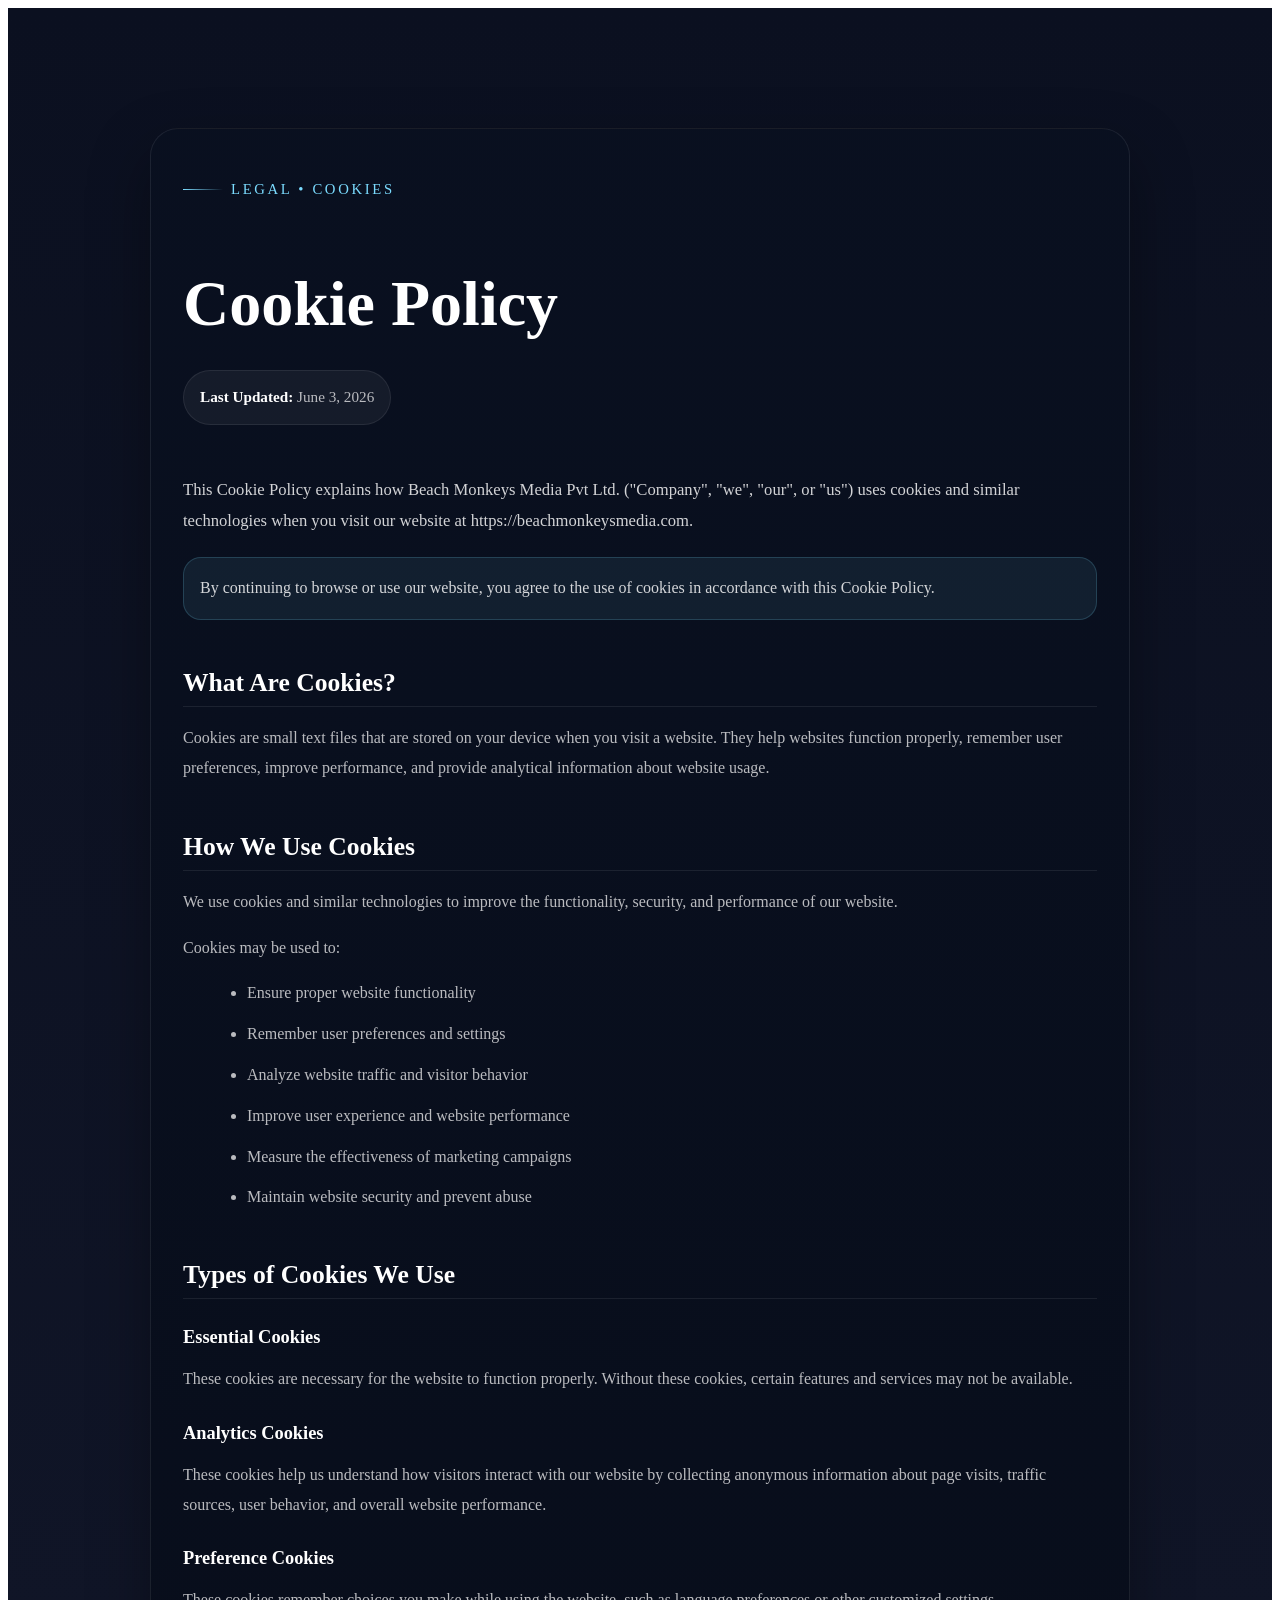
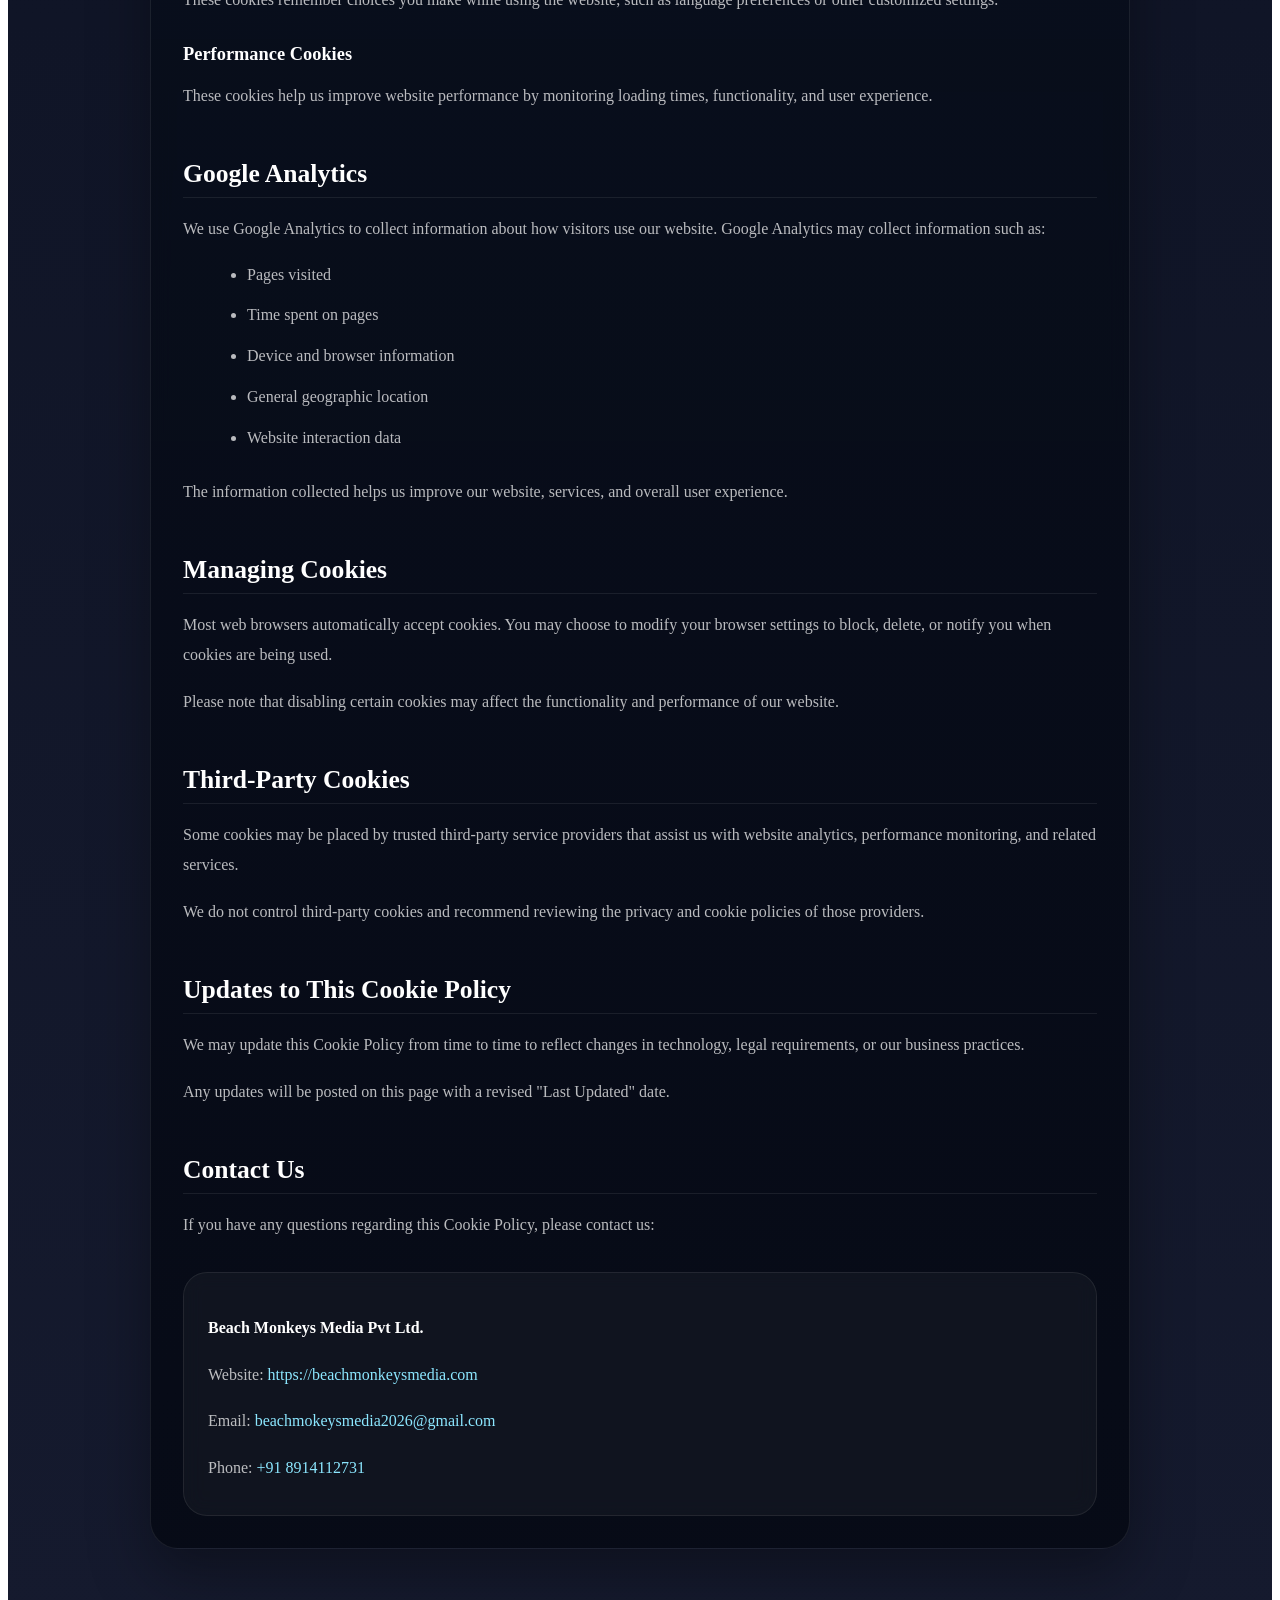
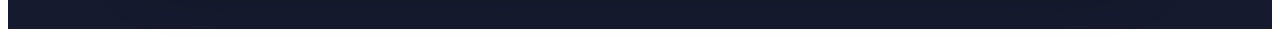
<file: cookie.html>
<!DOCTYPE html>
<html lang="en">
<head>
  <meta charset="UTF-8">
  <meta name="viewport" content="width=device-width, initial-scale=1.0">
  <title>Cookie Policy</title>
  <link rel="stylesheet" href="styleprivacy.css">
</head>
<body>

<div class="legal-page">
  <div class="container">
    <article class="legal-card">
      <p class="eyebrow">Legal • Cookies</p>
      <h1>Cookie Policy</h1>
      <p class="last-updated"><strong>Last Updated:</strong> June 3, 2026</p>

      <p class="intro-note">
      This Cookie Policy explains how Beach Monkeys Media Pvt Ltd.
      ("Company", "we", "our", or "us") uses cookies and similar
      technologies when you visit our website at
      https://beachmonkeysmedia.com.
    </p>

      <p class="policy-highlight">
        By continuing to browse or use our website, you agree to the use
        of cookies in accordance with this Cookie Policy.
      </p>

    <h2>What Are Cookies?</h2>

    <p>
      Cookies are small text files that are stored on your device when
      you visit a website. They help websites function properly,
      remember user preferences, improve performance, and provide
      analytical information about website usage.
    </p>

    <h2>How We Use Cookies</h2>

    <p>
      We use cookies and similar technologies to improve the
      functionality, security, and performance of our website.
    </p>

    <p>Cookies may be used to:</p>

    <ul>
      <li>Ensure proper website functionality</li>
      <li>Remember user preferences and settings</li>
      <li>Analyze website traffic and visitor behavior</li>
      <li>Improve user experience and website performance</li>
      <li>Measure the effectiveness of marketing campaigns</li>
      <li>Maintain website security and prevent abuse</li>
    </ul>

    <h2>Types of Cookies We Use</h2>

    <h3>Essential Cookies</h3>

    <p>
      These cookies are necessary for the website to function properly.
      Without these cookies, certain features and services may not be
      available.
    </p>

    <h3>Analytics Cookies</h3>

    <p>
      These cookies help us understand how visitors interact with our
      website by collecting anonymous information about page visits,
      traffic sources, user behavior, and overall website performance.
    </p>

    <h3>Preference Cookies</h3>

    <p>
      These cookies remember choices you make while using the website,
      such as language preferences or other customized settings.
    </p>

    <h3>Performance Cookies</h3>

    <p>
      These cookies help us improve website performance by monitoring
      loading times, functionality, and user experience.
    </p>

    <h2>Google Analytics</h2>

    <p>
      We use Google Analytics to collect information about how visitors
      use our website. Google Analytics may collect information such as:
    </p>

    <ul>
      <li>Pages visited</li>
      <li>Time spent on pages</li>
      <li>Device and browser information</li>
      <li>General geographic location</li>
      <li>Website interaction data</li>
    </ul>

    <p>
      The information collected helps us improve our website, services,
      and overall user experience.
    </p>

    <h2>Managing Cookies</h2>

    <p>
      Most web browsers automatically accept cookies. You may choose to
      modify your browser settings to block, delete, or notify you when
      cookies are being used.
    </p>

    <p>
      Please note that disabling certain cookies may affect the
      functionality and performance of our website.
    </p>

    <h2>Third-Party Cookies</h2>

    <p>
      Some cookies may be placed by trusted third-party service
      providers that assist us with website analytics, performance
      monitoring, and related services.
    </p>

    <p>
      We do not control third-party cookies and recommend reviewing the
      privacy and cookie policies of those providers.
    </p>

    <h2>Updates to This Cookie Policy</h2>

    <p>
      We may update this Cookie Policy from time to time to reflect
      changes in technology, legal requirements, or our business
      practices.
    </p>

    <p>
      Any updates will be posted on this page with a revised
      "Last Updated" date.
    </p>

    <h2>Contact Us</h2>

    <p>
      If you have any questions regarding this Cookie Policy, please
      contact us:
    </p>

      <div class="contact-card">
        <p><strong>Beach Monkeys Media Pvt Ltd.</strong></p>
        <p>Website: <a href="https://beachmonkeysmedia.com">https://beachmonkeysmedia.com</a></p>
        <p>Email: <a href="mailto:beachmokeysmedia2026@gmail.com">beachmokeysmedia2026@gmail.com</a></p>
        <p>Phone: <a href="tel:+918914112731">+91 8914112731</a></p>
      </div>
    </article>
  </div>
</div>
</body>
</html>
</file>
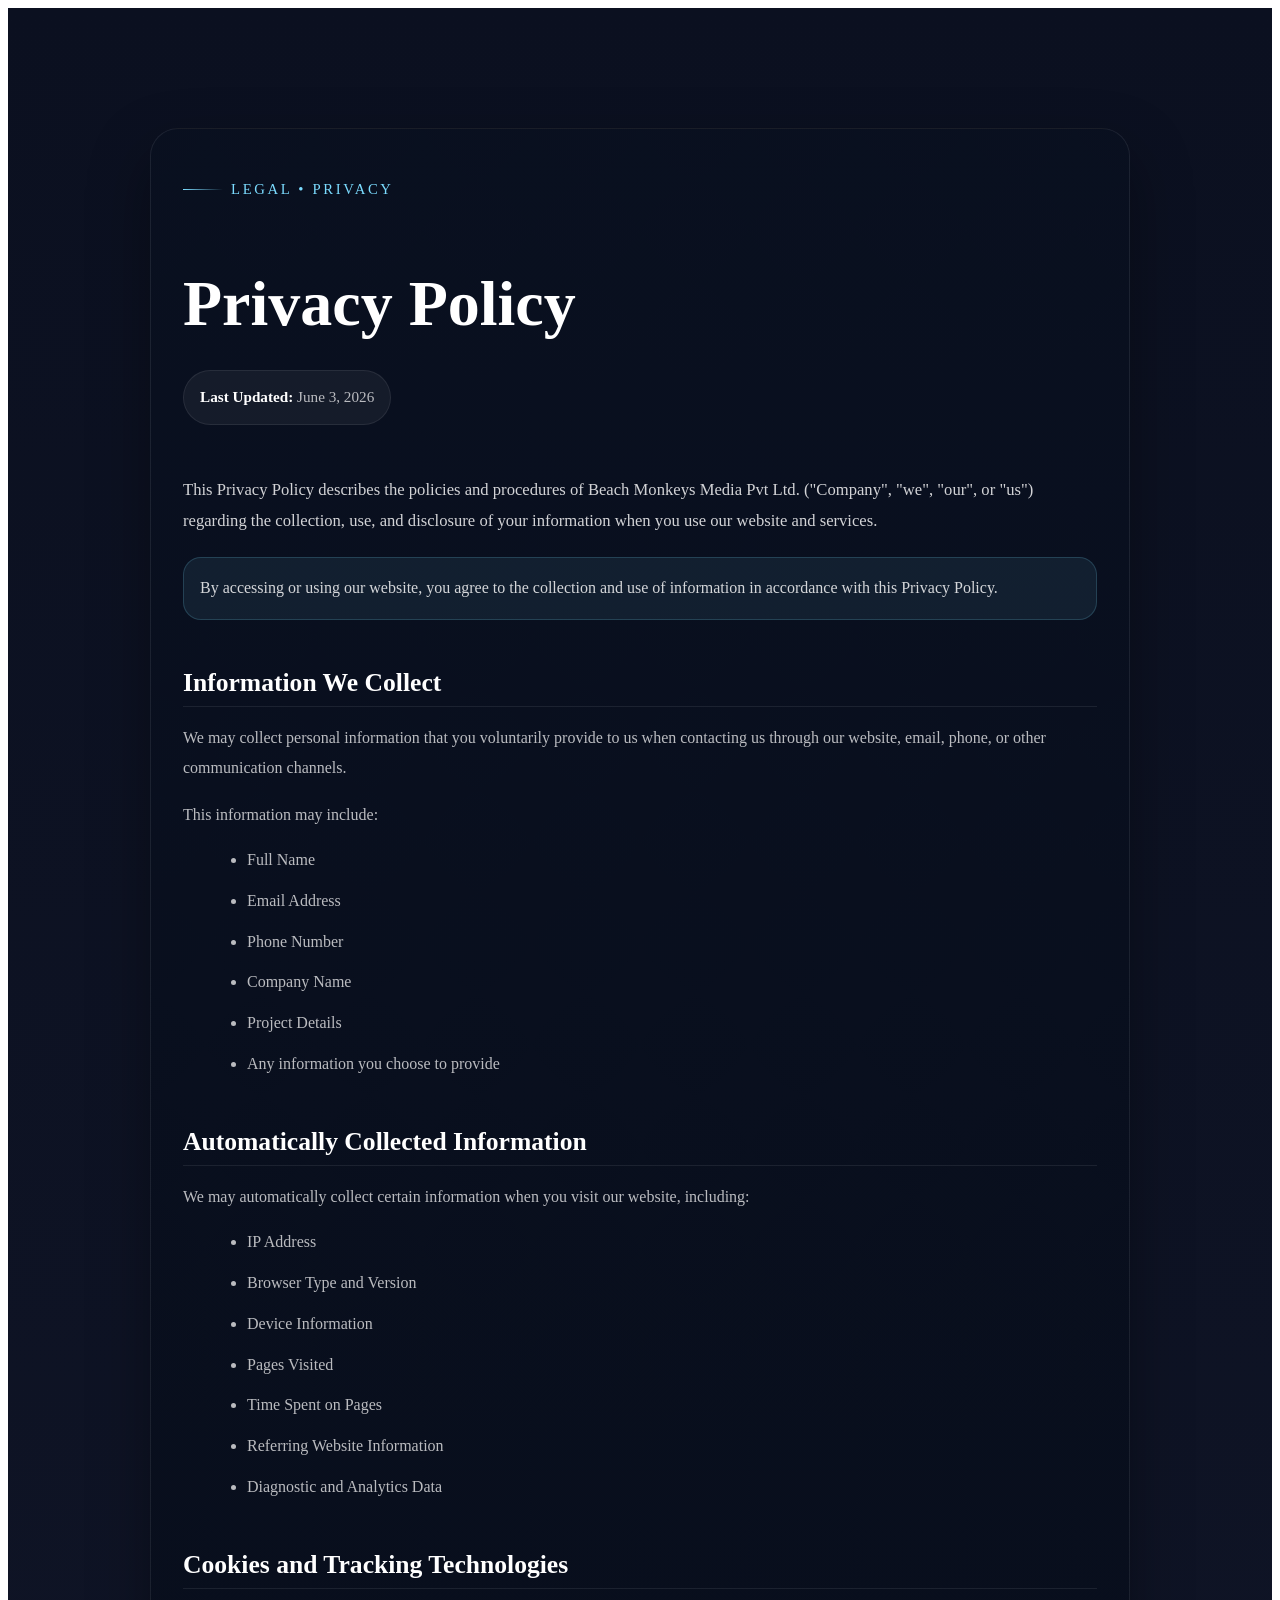
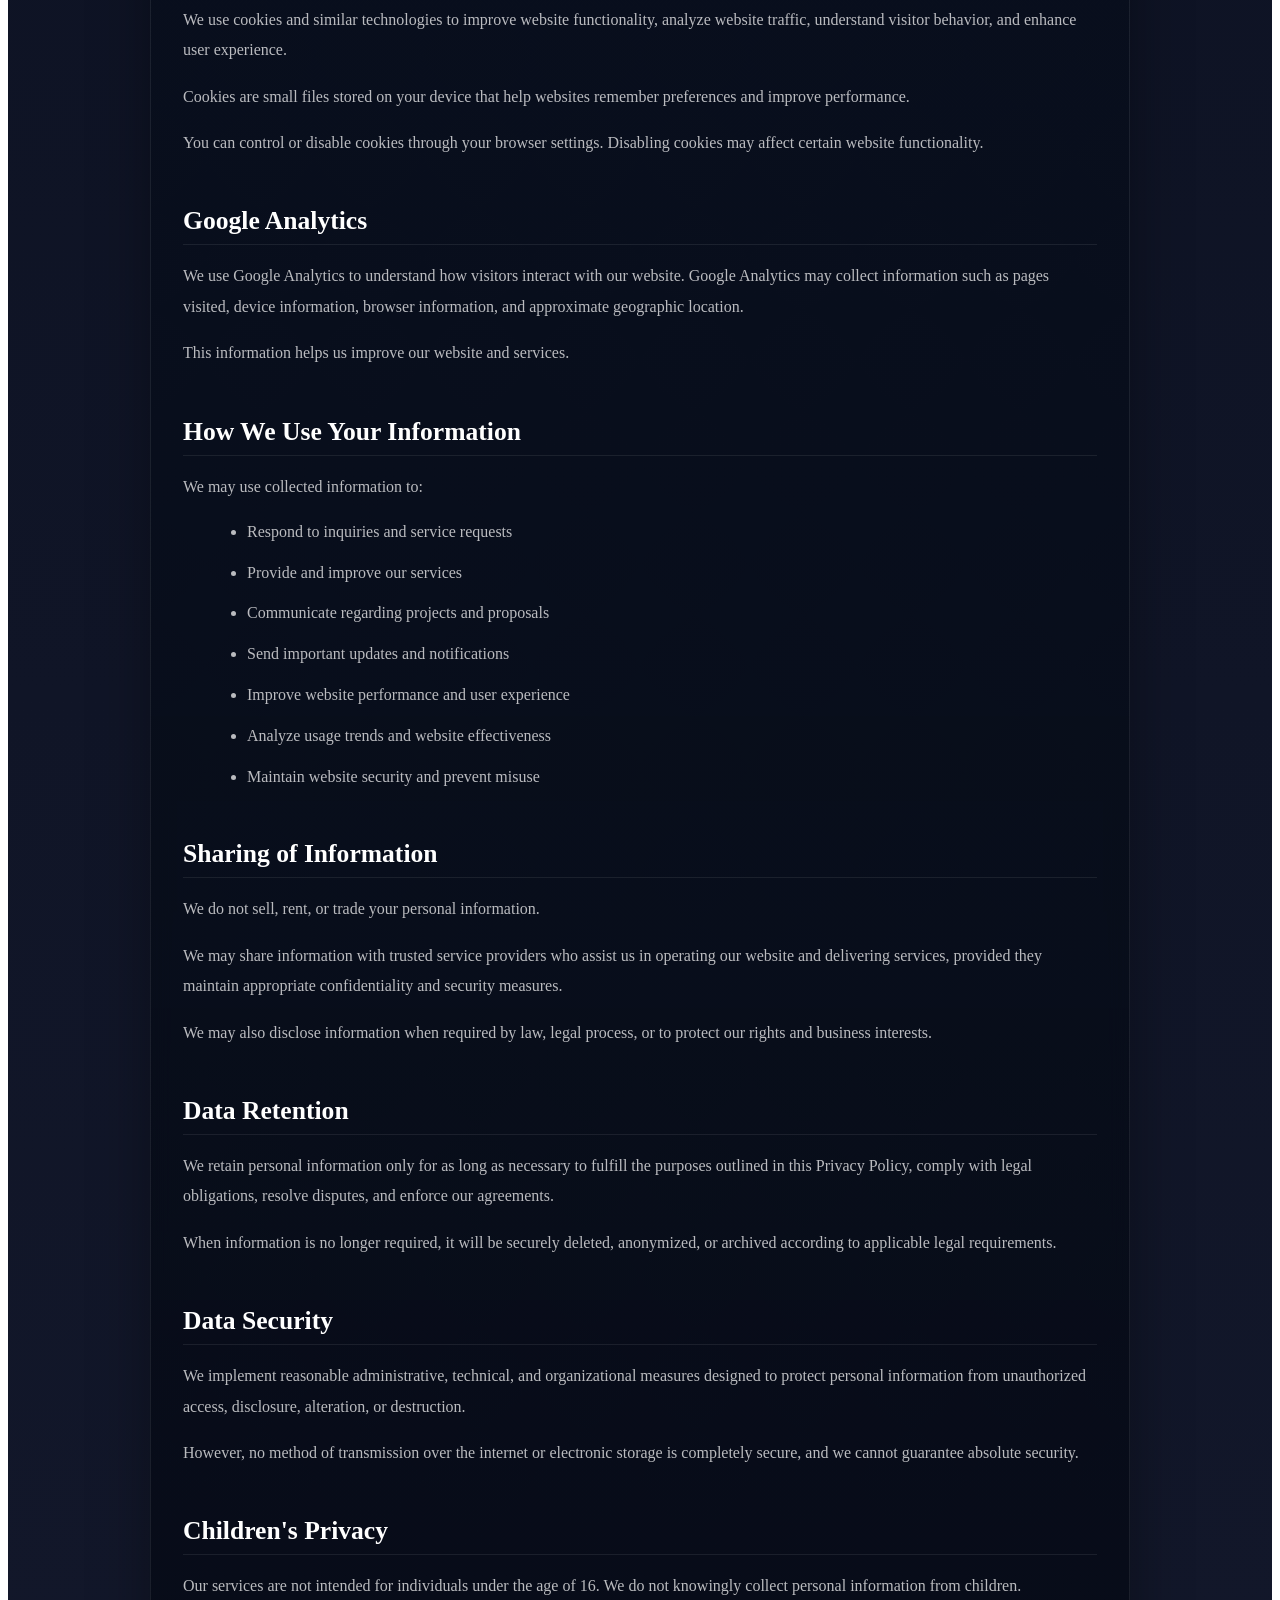
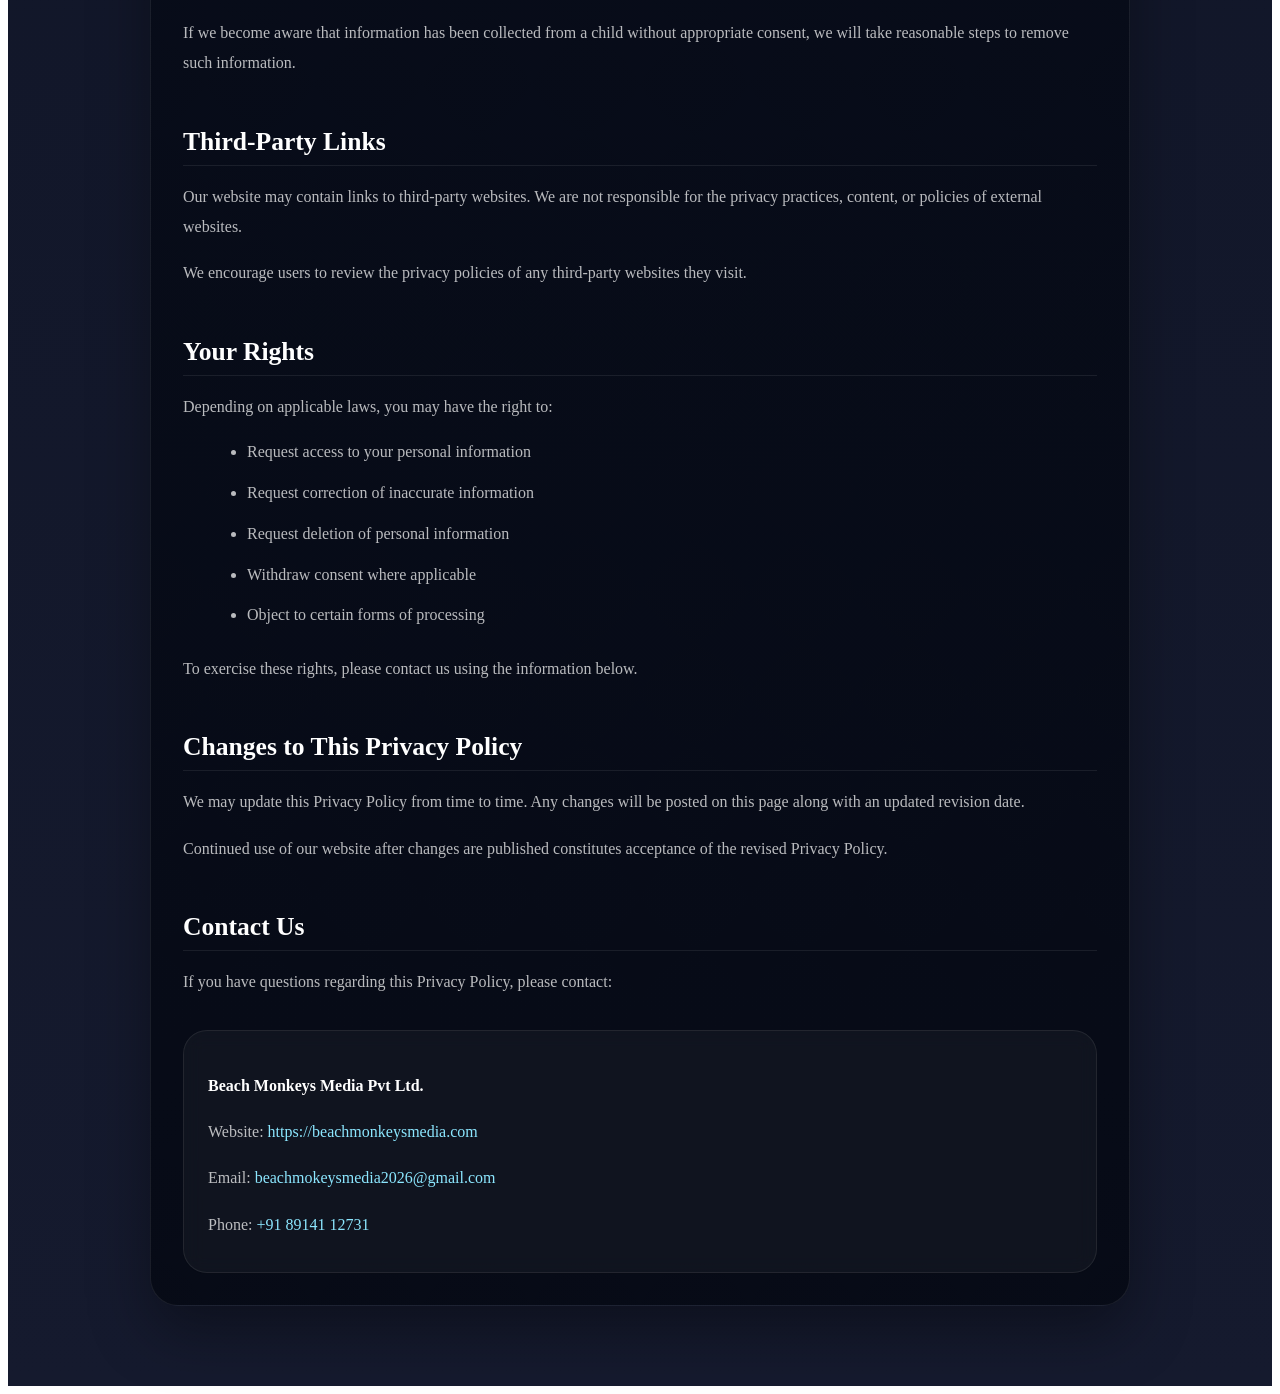
<file: privacy.html>
<!DOCTYPE html>
<html lang="en">
<head>
  <meta charset="UTF-8">
  <meta name="viewport" content="width=device-width, initial-scale=1.0">
  <title> Privacy Policy </title>
  <link rel="stylesheet" href="styleprivacy.css">
</head>
<body>
    <div class="legal-page">
  <div class="container">
    <article class="legal-card">
      <p class="eyebrow">Legal • Privacy</p>
      <h1>Privacy Policy</h1>
      <p class="last-updated"><strong>Last Updated:</strong> June 3, 2026</p>

      <p class="intro-note">
      This Privacy Policy describes the policies and procedures of Beach Monkeys Media Pvt Ltd.
      ("Company", "we", "our", or "us") regarding the collection, use, and disclosure of
      your information when you use our website and services.
    </p>

      <p class="policy-highlight">
        By accessing or using our website, you agree to the collection and use of information
        in accordance with this Privacy Policy.
      </p>

    <h2>Information We Collect</h2>

    <p>
      We may collect personal information that you voluntarily provide to us when contacting
      us through our website, email, phone, or other communication channels.
    </p>

    <p>This information may include:</p>

    <ul>
      <li>Full Name</li>
      <li>Email Address</li>
      <li>Phone Number</li>
      <li>Company Name</li>
      <li>Project Details</li>
      <li>Any information you choose to provide</li>
    </ul>

    <h2>Automatically Collected Information</h2>

    <p>
      We may automatically collect certain information when you visit our website, including:
    </p>

    <ul>
      <li>IP Address</li>
      <li>Browser Type and Version</li>
      <li>Device Information</li>
      <li>Pages Visited</li>
      <li>Time Spent on Pages</li>
      <li>Referring Website Information</li>
      <li>Diagnostic and Analytics Data</li>
    </ul>

    <h2>Cookies and Tracking Technologies</h2>

    <p>
      We use cookies and similar technologies to improve website functionality,
      analyze website traffic, understand visitor behavior, and enhance user experience.
    </p>

    <p>
      Cookies are small files stored on your device that help websites remember
      preferences and improve performance.
    </p>

    <p>
      You can control or disable cookies through your browser settings.
      Disabling cookies may affect certain website functionality.
    </p>

    <h2>Google Analytics</h2>

    <p>
      We use Google Analytics to understand how visitors interact with our website.
      Google Analytics may collect information such as pages visited, device information,
      browser information, and approximate geographic location.
    </p>

    <p>
      This information helps us improve our website and services.
    </p>

    <h2>How We Use Your Information</h2>

    <p>We may use collected information to:</p>

    <ul>
      <li>Respond to inquiries and service requests</li>
      <li>Provide and improve our services</li>
      <li>Communicate regarding projects and proposals</li>
      <li>Send important updates and notifications</li>
      <li>Improve website performance and user experience</li>
      <li>Analyze usage trends and website effectiveness</li>
      <li>Maintain website security and prevent misuse</li>
    </ul>

    <h2>Sharing of Information</h2>

    <p>
      We do not sell, rent, or trade your personal information.
    </p>

    <p>
      We may share information with trusted service providers who assist us in operating
      our website and delivering services, provided they maintain appropriate confidentiality
      and security measures.
    </p>

    <p>
      We may also disclose information when required by law, legal process,
      or to protect our rights and business interests.
    </p>

    <h2>Data Retention</h2>

    <p>
      We retain personal information only for as long as necessary to fulfill the purposes
      outlined in this Privacy Policy, comply with legal obligations, resolve disputes,
      and enforce our agreements.
    </p>

    <p>
      When information is no longer required, it will be securely deleted,
      anonymized, or archived according to applicable legal requirements.
    </p>

    <h2>Data Security</h2>

    <p>
      We implement reasonable administrative, technical, and organizational measures
      designed to protect personal information from unauthorized access, disclosure,
      alteration, or destruction.
    </p>

    <p>
      However, no method of transmission over the internet or electronic storage
      is completely secure, and we cannot guarantee absolute security.
    </p>

    <h2>Children's Privacy</h2>

    <p>
      Our services are not intended for individuals under the age of 16.
      We do not knowingly collect personal information from children.
    </p>

    <p>
      If we become aware that information has been collected from a child without
      appropriate consent, we will take reasonable steps to remove such information.
    </p>

    <h2>Third-Party Links</h2>

    <p>
      Our website may contain links to third-party websites.
      We are not responsible for the privacy practices, content, or policies
      of external websites.
    </p>

    <p>
      We encourage users to review the privacy policies of any third-party websites
      they visit.
    </p>

    <h2>Your Rights</h2>

    <p>
      Depending on applicable laws, you may have the right to:
    </p>

    <ul>
      <li>Request access to your personal information</li>
      <li>Request correction of inaccurate information</li>
      <li>Request deletion of personal information</li>
      <li>Withdraw consent where applicable</li>
      <li>Object to certain forms of processing</li>
    </ul>

    <p>
      To exercise these rights, please contact us using the information below.
    </p>

    <h2>Changes to This Privacy Policy</h2>

    <p>
      We may update this Privacy Policy from time to time.
      Any changes will be posted on this page along with an updated revision date.
    </p>

    <p>
      Continued use of our website after changes are published constitutes acceptance
      of the revised Privacy Policy.
    </p>

    <h2>Contact Us</h2>

    <p>
      If you have questions regarding this Privacy Policy, please contact:
    </p>

      <div class="contact-card">
        <p><strong>Beach Monkeys Media Pvt Ltd.</strong></p>
        <p>Website: <a href="https://beachmonkeysmedia.com">https://beachmonkeysmedia.com</a></p>
        <p>Email: <a href="mailto:beachmokeysmedia2026@gmail.com">beachmokeysmedia2026@gmail.com</a></p>
        <p>Phone: <a href="tel:+918914112731">+91 89141 12731</a></p>
      </div>
    </article>
  </div>
</div>
</body>
</html>
</file>
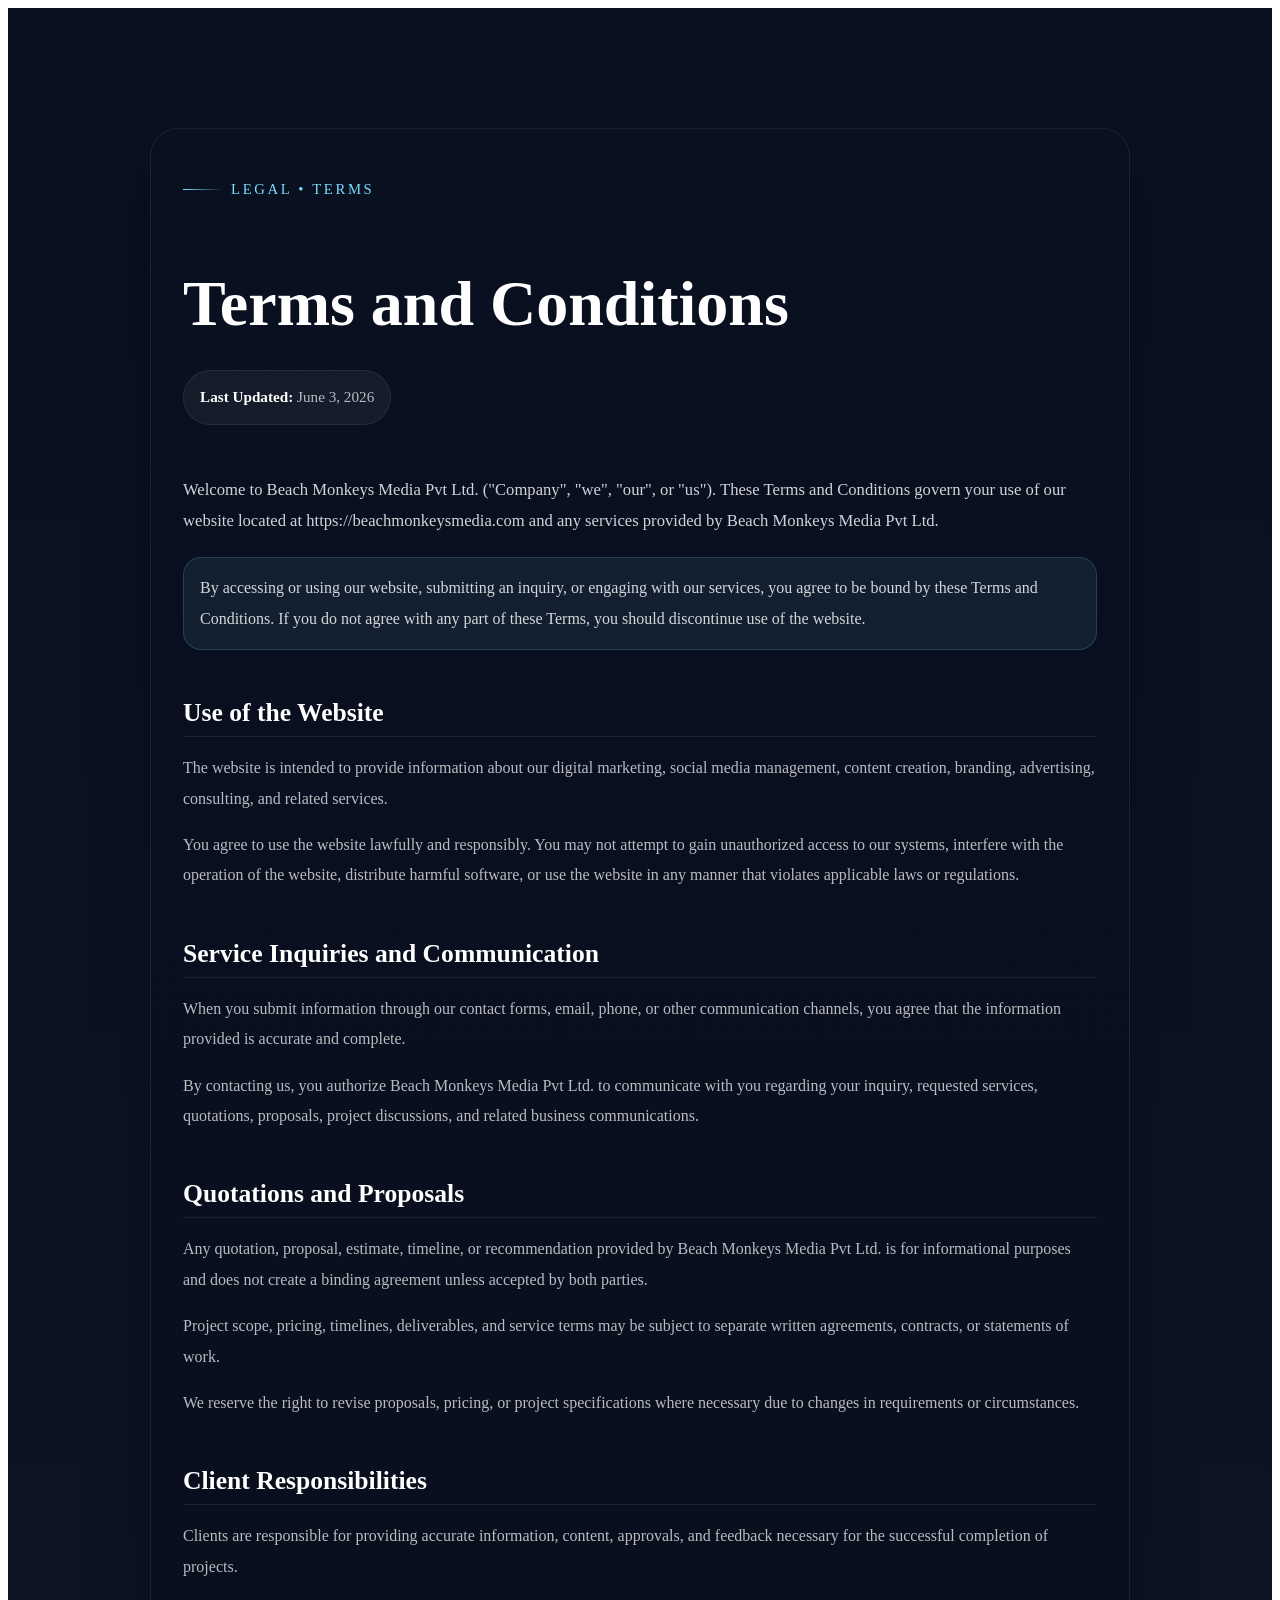
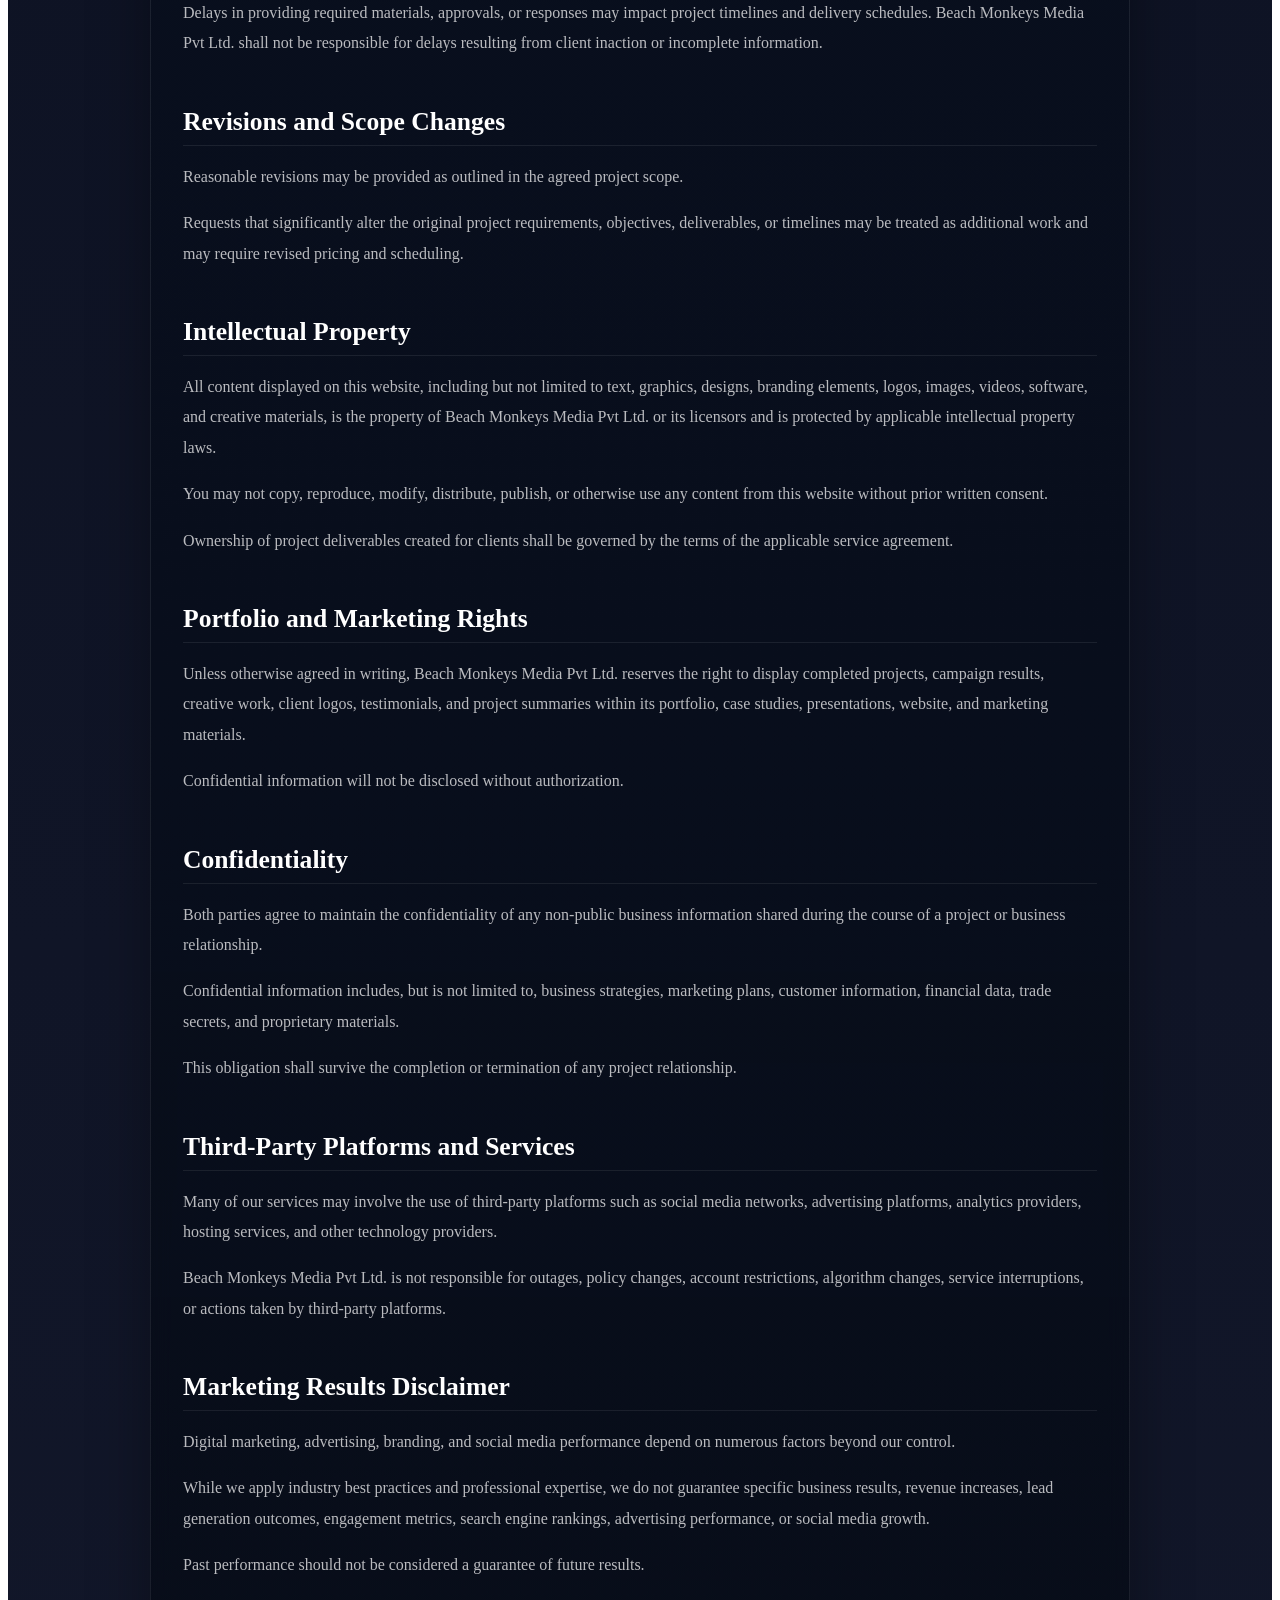
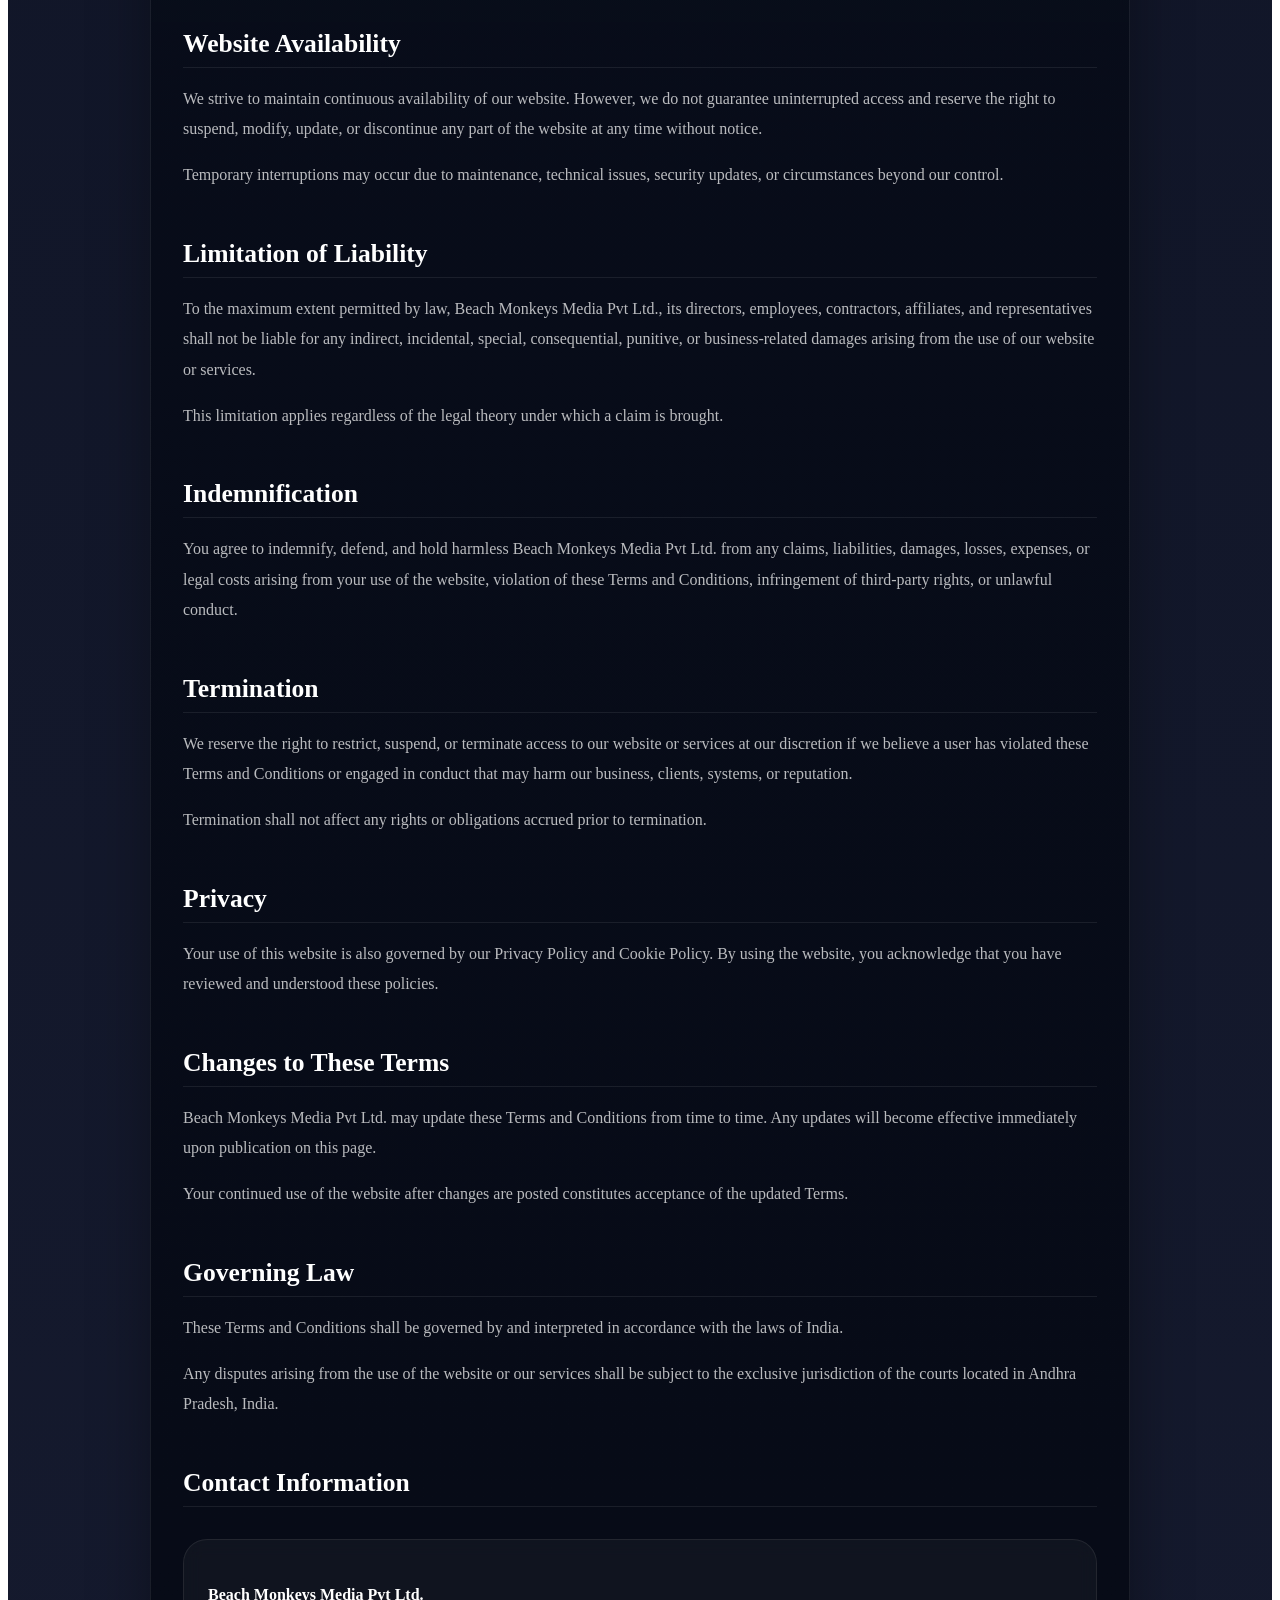
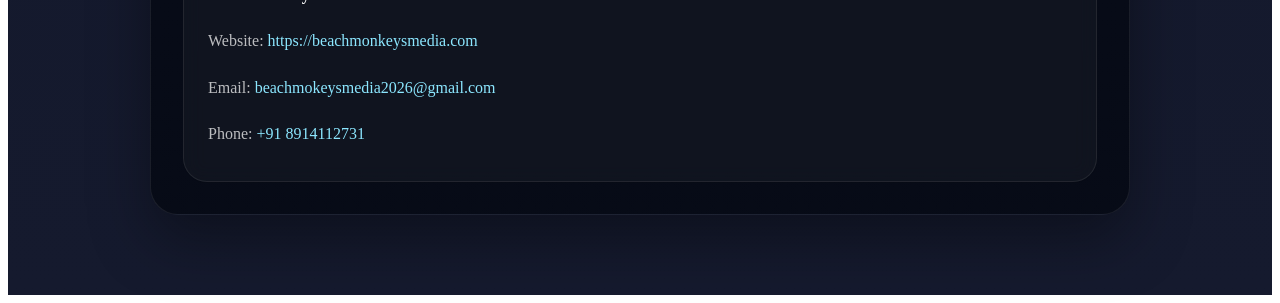
<file: terms.html>
<!DOCTYPE html>
<html lang="en">
<head>
  <meta charset="UTF-8">
  <meta name="viewport" content="width=device-width, initial-scale=1.0">
  <title>Terms and Conditions</title>
  <link rel="stylesheet" href="styleprivacy.css">
</head>
<body>
<div class="legal-page">
  <div class="container">
    <article class="legal-card">
      <p class="eyebrow">Legal • Terms</p>
      <h1>Terms and Conditions</h1>
      <p class="last-updated"><strong>Last Updated:</strong> June 3, 2026</p>



<p class="intro-note">Welcome to Beach Monkeys Media Pvt Ltd. ("Company", "we", "our", or "us"). These Terms and Conditions govern your use of our website located at https://beachmonkeysmedia.com and any services provided by Beach Monkeys Media Pvt Ltd.</p>

<p class="policy-highlight">By accessing or using our website, submitting an inquiry, or engaging with our services, you agree to be bound by these Terms and Conditions. If you do not agree with any part of these Terms, you should discontinue use of the website.</p>

<h2>Use of the Website</h2>

<p>The website is intended to provide information about our digital marketing, social media management, content creation, branding, advertising, consulting, and related services.</p>

<p>You agree to use the website lawfully and responsibly. You may not attempt to gain unauthorized access to our systems, interfere with the operation of the website, distribute harmful software, or use the website in any manner that violates applicable laws or regulations.</p>

<h2>Service Inquiries and Communication</h2>                

<p>When you submit information through our contact forms, email, phone, or other communication channels, you agree that the information provided is accurate and complete.</p>

<p>By contacting us, you authorize Beach Monkeys Media Pvt Ltd. to communicate with you regarding your inquiry, requested services, quotations, proposals, project discussions, and related business communications.</p>

<h2>Quotations and Proposals</h2>

<p>Any quotation, proposal, estimate, timeline, or recommendation provided by Beach Monkeys Media Pvt Ltd. is for informational purposes and does not create a binding agreement unless accepted by both parties.</p>

<p>Project scope, pricing, timelines, deliverables, and service terms may be subject to separate written agreements, contracts, or statements of work.</p>

<p>We reserve the right to revise proposals, pricing, or project specifications where necessary due to changes in requirements or circumstances.</p>

<h2>Client Responsibilities</h2>

<p>Clients are responsible for providing accurate information, content, approvals, and feedback necessary for the successful completion of projects.</p>

<p>Delays in providing required materials, approvals, or responses may impact project timelines and delivery schedules. Beach Monkeys Media Pvt Ltd. shall not be responsible for delays resulting from client inaction or incomplete information.</p>

<h2>Revisions and Scope Changes</h2>

<p>Reasonable revisions may be provided as outlined in the agreed project scope.</p>

<p>Requests that significantly alter the original project requirements, objectives, deliverables, or timelines may be treated as additional work and may require revised pricing and scheduling.</p>

<h2>Intellectual Property</h2>

<p>All content displayed on this website, including but not limited to text, graphics, designs, branding elements, logos, images, videos, software, and creative materials, is the property of Beach Monkeys Media Pvt Ltd. or its licensors and is protected by applicable intellectual property laws.</p>

<p>You may not copy, reproduce, modify, distribute, publish, or otherwise use any content from this website without prior written consent.</p>

<p>Ownership of project deliverables created for clients shall be governed by the terms of the applicable service agreement.</p>

<h2>Portfolio and Marketing Rights</h2>

<p>Unless otherwise agreed in writing, Beach Monkeys Media Pvt Ltd. reserves the right to display completed projects, campaign results, creative work, client logos, testimonials, and project summaries within its portfolio, case studies, presentations, website, and marketing materials.</p>

<p>Confidential information will not be disclosed without authorization.</p>

<h2>Confidentiality</h2>

<p>Both parties agree to maintain the confidentiality of any non-public business information shared during the course of a project or business relationship.</p>

<p>Confidential information includes, but is not limited to, business strategies, marketing plans, customer information, financial data, trade secrets, and proprietary materials.</p>

<p>This obligation shall survive the completion or termination of any project relationship.</p>

<h2>Third-Party Platforms and Services</h2>

<p>Many of our services may involve the use of third-party platforms such as social media networks, advertising platforms, analytics providers, hosting services, and other technology providers.</p>

<p>Beach Monkeys Media Pvt Ltd. is not responsible for outages, policy changes, account restrictions, algorithm changes, service interruptions, or actions taken by third-party platforms.</p>

<h2>Marketing Results Disclaimer</h2>

<p>Digital marketing, advertising, branding, and social media performance depend on numerous factors beyond our control.</p>

<p>While we apply industry best practices and professional expertise, we do not guarantee specific business results, revenue increases, lead generation outcomes, engagement metrics, search engine rankings, advertising performance, or social media growth.</p>

<p>Past performance should not be considered a guarantee of future results.</p>

<h2>Website Availability</h2>

<p>We strive to maintain continuous availability of our website. However, we do not guarantee uninterrupted access and reserve the right to suspend, modify, update, or discontinue any part of the website at any time without notice.</p>

<p>Temporary interruptions may occur due to maintenance, technical issues, security updates, or circumstances beyond our control.</p>

<h2>Limitation of Liability</h2>

<p>To the maximum extent permitted by law, Beach Monkeys Media Pvt Ltd., its directors, employees, contractors, affiliates, and representatives shall not be liable for any indirect, incidental, special, consequential, punitive, or business-related damages arising from the use of our website or services.</p>

<p>This limitation applies regardless of the legal theory under which a claim is brought.</p>

<h2>Indemnification</h2>

<p>You agree to indemnify, defend, and hold harmless Beach Monkeys Media Pvt Ltd. from any claims, liabilities, damages, losses, expenses, or legal costs arising from your use of the website, violation of these Terms and Conditions, infringement of third-party rights, or unlawful conduct.</p>

<h2>Termination</h2>

<p>We reserve the right to restrict, suspend, or terminate access to our website or services at our discretion if we believe a user has violated these Terms and Conditions or engaged in conduct that may harm our business, clients, systems, or reputation.</p>

<p>Termination shall not affect any rights or obligations accrued prior to termination.</p>

<h2>Privacy</h2>

<p>Your use of this website is also governed by our Privacy Policy and Cookie Policy. By using the website, you acknowledge that you have reviewed and understood these policies.</p>

<h2>Changes to These Terms</h2>

<p>Beach Monkeys Media Pvt Ltd. may update these Terms and Conditions from time to time. Any updates will become effective immediately upon publication on this page.</p>

<p>Your continued use of the website after changes are posted constitutes acceptance of the updated Terms.</p>

<h2>Governing Law</h2>

<p>These Terms and Conditions shall be governed by and interpreted in accordance with the laws of India.</p>

<p>Any disputes arising from the use of the website or our services shall be subject to the exclusive jurisdiction of the courts located in Andhra Pradesh, India.</p>

<h2>Contact Information</h2>

      <div class="contact-card">
        <p><strong>Beach Monkeys Media Pvt Ltd.</strong></p>
        <p>Website: <a href="https://beachmonkeysmedia.com">https://beachmonkeysmedia.com</a></p>
        <p>Email: <a href="mailto:beachmokeysmedia2026@gmail.com">beachmokeysmedia2026@gmail.com</a></p>
        <p>Phone: <a href="tel:+918914112731">+91 8914112731</a></p>
      </div>
    </article>
  </div>
</div>
</body>
</html>
</file>
<file: styleprivacy.css>
/* Legal Pages */

.legal-page {
  min-height: 100vh;
  background: linear-gradient(
    180deg,
    #0b1020 0%,
    #151a2e 100%
  );
  color: rgba(255, 255, 255, 0.9);
  padding: 120px 24px 80px;
}

.legal-page .container {
  max-width: 980px;
  margin: 0 auto;
}

.legal-page .legal-card {
  background: linear-gradient(180deg, rgba(10, 16, 32, 0.92), rgba(7, 11, 22, 0.98));
  border: 1px solid rgba(255, 255, 255, 0.08);
  border-radius: 28px;
  padding: 32px;
  box-shadow: 0 25px 60px rgba(0, 0, 0, 0.35);
  backdrop-filter: blur(10px);
}

.legal-page .eyebrow {
  display: inline-flex;
  align-items: center;
  gap: 0.5rem;
  font-size: 0.92rem;
  text-transform: uppercase;
  letter-spacing: 0.18em;
  color: #7bdcff;
  margin-bottom: 0.75rem;
}

.legal-page .eyebrow::before {
  content: "";
  width: 40px;
  height: 1px;
  background: linear-gradient(90deg, #7bdcff, transparent);
}

.legal-page h1 {
  font-size: clamp(2.5rem, 5vw, 4.5rem);
  font-weight: 800;
  line-height: 1.1;
  margin-bottom: 1rem;
  color: #ffffff;
}

.legal-page h2 {
  font-size: clamp(1.4rem, 2vw, 2rem);
  font-weight: 700;
  color: #ffffff;
  margin-top: 3rem;
  margin-bottom: 1rem;
  padding-bottom: 0.5rem;
  border-bottom: 1px solid rgba(255, 255, 255, 0.08);
}

.legal-page h3 {
  font-size: 1.15rem;
  font-weight: 600;
  color: #ffffff;
  margin-top: 1.75rem;
  margin-bottom: 0.75rem;
}

.legal-page p {
  font-size: 1rem;
  line-height: 1.9;
  color: rgba(255, 255, 255, 0.72);
  margin-bottom: 1rem;
}

.legal-page .intro-note {
  color: rgba(255, 255, 255, 0.82);
  font-size: 1.04rem;
}

.legal-page .policy-highlight {
  margin-top: 1.25rem;
  padding: 0.95rem 1rem;
  border-radius: 18px;
  background: rgba(123, 220, 255, 0.08);
  border: 1px solid rgba(123, 220, 255, 0.18);
  color: rgba(255, 255, 255, 0.82);
}

.legal-page ul,
.legal-page ol {
  margin: 1rem 0 1.5rem 1.5rem;
  color: rgba(255, 255, 255, 0.72);
}

.legal-page li {
  margin-bottom: 0.75rem;
  line-height: 1.8;
}

.legal-page strong {
  color: #ffffff;
  font-weight: 600;
}

.legal-page a {
  color: #3fd0ff;
  text-decoration: none;
  transition: color 0.3s ease;
}

.legal-page a:hover {
  color: #ffd54a;
}

.legal-page .last-updated {
  display: inline-block;
  margin-bottom: 2rem;
  padding: 0.75rem 1rem;
  border-radius: 999px;
  background: rgba(255, 255, 255, 0.05);
  border: 1px solid rgba(255, 255, 255, 0.08);
  color: rgba(255, 255, 255, 0.7);
  font-size: 0.95rem;
}

.legal-page .contact-card {
  margin-top: 2rem;
  padding: 1.5rem;
  border-radius: 24px;
  background: rgba(255, 255, 255, 0.04);
  border: 1px solid rgba(255, 255, 255, 0.08);
  backdrop-filter: blur(10px);
}

.legal-page .contact-card p {
  margin-bottom: 0.5rem;
}

.legal-page .contact-card strong {
  color: #fff;
}

.legal-page .contact-card a {
  color: #8ce7ff;
}

.legal-page .contact-card a:hover {
  color: #ffd54a;
}

.legal-page::-webkit-scrollbar {
  width: 10px;
}

.legal-page::-webkit-scrollbar-track {
  background: #0b1020;
}

.legal-page::-webkit-scrollbar-thumb {
  background: rgba(255, 255, 255, 0.15);
  border-radius: 999px;
}

.legal-page::-webkit-scrollbar-thumb:hover {
  background: rgba(255, 255, 255, 0.25);
}

@media (max-width: 768px) {
  .legal-page {
    padding: 100px 20px 60px;
  }

  .legal-page .legal-card {
    padding: 22px;
    border-radius: 22px;
  }

  .legal-page p,
  .legal-page li {
    font-size: 0.95rem;
    line-height: 1.8;
  }

  .legal-page h2 {
    margin-top: 2.5rem;
  }
}
</file>
